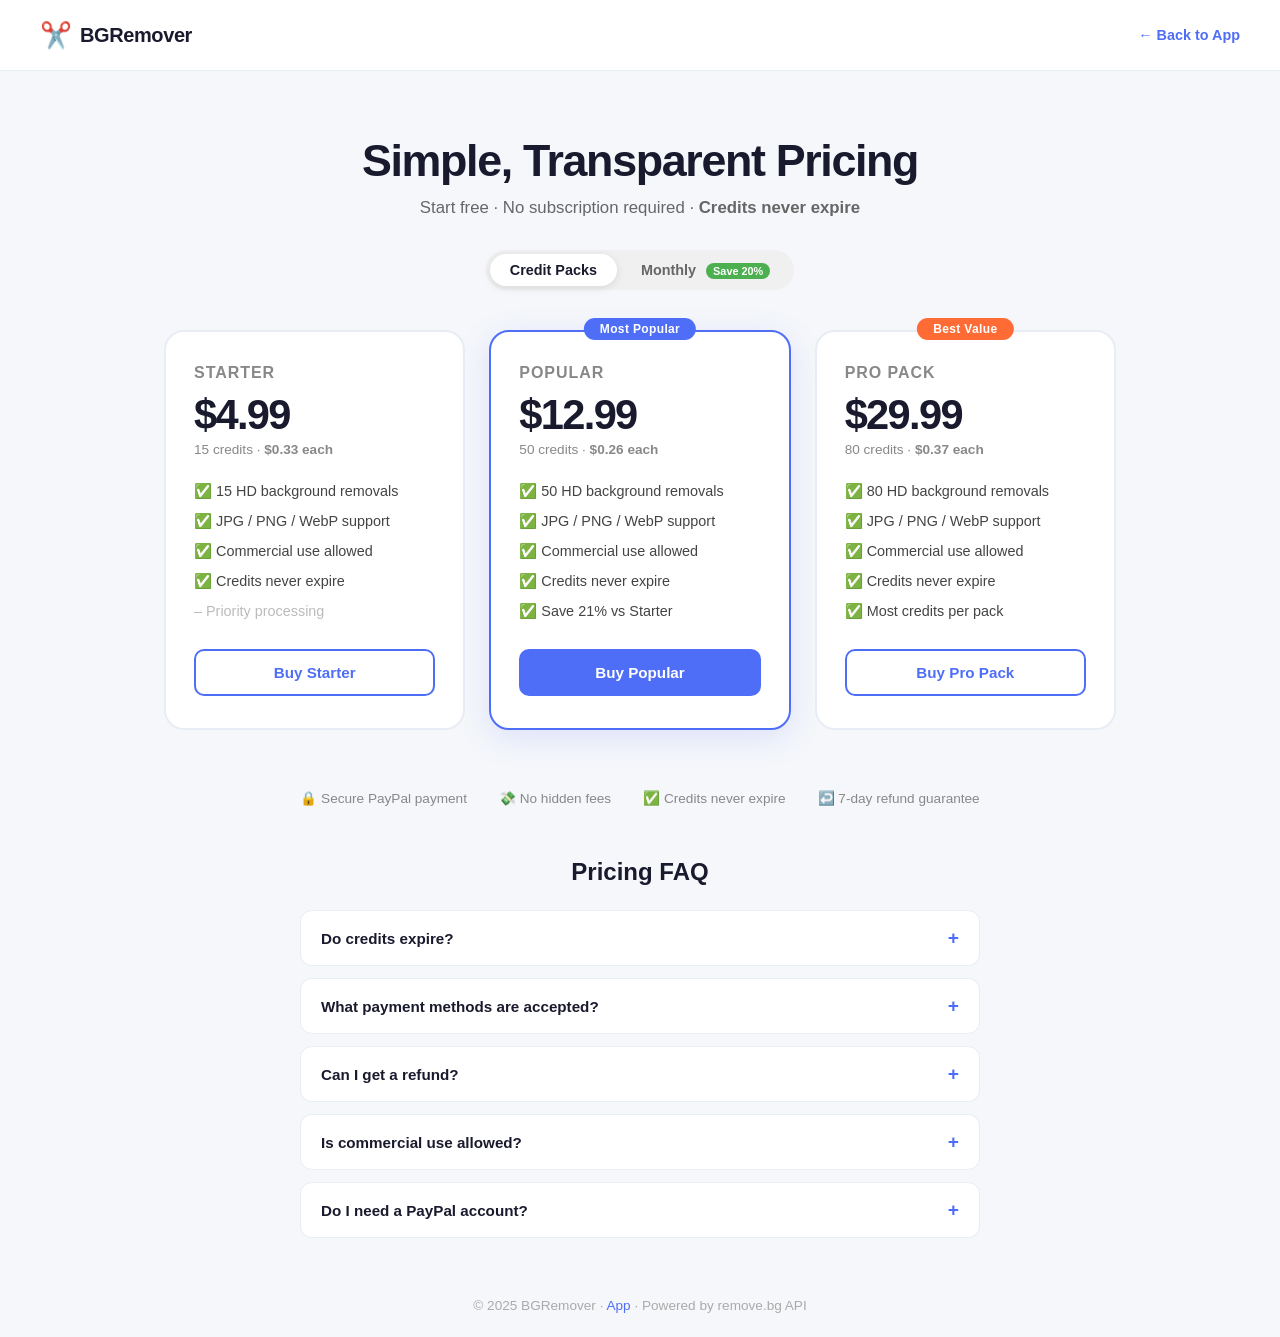
<file: pricing.html>
<!DOCTYPE html>
<html lang="en">
<head>
  <meta charset="UTF-8" />
  <meta name="viewport" content="width=device-width, initial-scale=1.0" />
  <title>Pricing – BGRemover</title>
  <meta name="description" content="Simple, transparent pricing for BGRemover. Buy credits once, use them anytime. No subscription required." />
  <link rel="stylesheet" href="style.css" />
  <!-- PayPal JS SDK (Sandbox) -->
  <script src="https://www.paypal.com/sdk/js?client-id=AZia4eoePw0q9ruwj6WQQSvzYsKSfnvAV1cDnmehyUz9-Y1ndgSRIocnhaJ_oC7L7xFDBFQvlfs6KGQF&currency=USD&locale=en_US" async></script>
  <!-- Google Sign-In -->
  <script src="https://accounts.google.com/gsi/client" async defer></script>
</head>
<body class="pricing-page">

  <!-- Nav -->
  <nav class="pricing-nav">
    <a href="index.html" class="brand">
      <span class="brand-icon">✂️</span>
      <span class="brand-name">BGRemover</span>
    </a>
    <div class="nav-right">
      <span id="navCredits" class="credits-badge" style="display:none"></span>
      <a href="index.html" class="nav-link">← Back to App</a>
    </div>
  </nav>

  <!-- Hero -->
  <section class="pricing-hero">
    <h1>Simple, Transparent Pricing</h1>
    <p class="pricing-subtitle">Start free · No subscription required · <strong>Credits never expire</strong></p>
    <div class="pricing-toggle">
      <button class="toggle-btn active" id="tabCredits" onclick="switchTab('credits')">Credit Packs</button>
      <button class="toggle-btn" id="tabMonthly" onclick="switchTab('monthly')">Monthly <span class="save-tag">Save 20%</span></button>
    </div>
  </section>

  <!-- Credit Pack Cards -->
  <section class="pricing-cards" id="creditCards">

    <!-- Starter -->
    <div class="pricing-card">
      <div class="plan-name">Starter</div>
      <div class="plan-price">$4.99</div>
      <div class="plan-per">15 credits · <strong>$0.33 each</strong></div>
      <ul class="plan-features">
        <li>✅ 15 HD background removals</li>
        <li>✅ JPG / PNG / WebP support</li>
        <li>✅ Commercial use allowed</li>
        <li>✅ Credits never expire</li>
        <li class="feature-dim">– Priority processing</li>
      </ul>
      <div id="paypal-starter" class="paypal-btn-container"></div>
      <div id="fallback-starter" class="paypal-fallback" style="display:none">
        <button class="btn-plan" onclick="requireLogin('starter')">Buy Starter</button>
      </div>
    </div>

    <!-- Popular -->
    <div class="pricing-card popular">
      <div class="popular-badge">Most Popular</div>
      <div class="plan-name">Popular</div>
      <div class="plan-price">$12.99</div>
      <div class="plan-per">50 credits · <strong>$0.26 each</strong></div>
      <ul class="plan-features">
        <li>✅ 50 HD background removals</li>
        <li>✅ JPG / PNG / WebP support</li>
        <li>✅ Commercial use allowed</li>
        <li>✅ Credits never expire</li>
        <li>✅ Save 21% vs Starter</li>
      </ul>
      <div id="paypal-popular" class="paypal-btn-container"></div>
      <div id="fallback-popular" class="paypal-fallback" style="display:none">
        <button class="btn-plan btn-plan-popular" onclick="requireLogin('popular')">Buy Popular</button>
      </div>
    </div>

    <!-- Pro Pack -->
    <div class="pricing-card">
      <div class="best-value-badge">Best Value</div>
      <div class="plan-name">Pro Pack</div>
      <div class="plan-price">$29.99</div>
      <div class="plan-per">80 credits · <strong>$0.37 each</strong></div>
      <ul class="plan-features">
        <li>✅ 80 HD background removals</li>
        <li>✅ JPG / PNG / WebP support</li>
        <li>✅ Commercial use allowed</li>
        <li>✅ Credits never expire</li>
        <li>✅ Most credits per pack</li>
      </ul>
      <div id="paypal-pro" class="paypal-btn-container"></div>
      <div id="fallback-pro" class="paypal-fallback" style="display:none">
        <button class="btn-plan" onclick="requireLogin('pro')">Buy Pro Pack</button>
      </div>
    </div>

  </section>

  <!-- Monthly Cards (hidden by default) -->
  <section class="pricing-cards" id="monthlyCards" style="display:none">
    <div class="pricing-card">
      <div class="plan-name">Basic</div>
      <div class="plan-price">$3.99<span class="plan-mo">/mo</span></div>
      <div class="plan-per">50 credits/month</div>
      <ul class="plan-features">
        <li>✅ 50 HD removals per month</li>
        <li>✅ Commercial use allowed</li>
        <li>✅ Cancel anytime</li>
        <li class="feature-dim">– Unused credits don't roll over</li>
      </ul>
      <button class="btn-plan" onclick="showComingSoon()">Coming Soon</button>
    </div>
    <div class="pricing-card popular">
      <div class="popular-badge">Most Popular</div>
      <div class="plan-name">Pro</div>
      <div class="plan-price">$9.99<span class="plan-mo">/mo</span></div>
      <div class="plan-per">300 credits/month</div>
      <ul class="plan-features">
        <li>✅ 300 HD removals per month</li>
        <li>✅ Commercial use allowed</li>
        <li>✅ Cancel anytime</li>
        <li>✅ Priority processing</li>
      </ul>
      <button class="btn-plan btn-plan-popular" onclick="showComingSoon()">Coming Soon</button>
    </div>
    <div class="pricing-card">
      <div class="plan-name">Business</div>
      <div class="plan-price">$24.99<span class="plan-mo">/mo</span></div>
      <div class="plan-per">Unlimited removals</div>
      <ul class="plan-features">
        <li>✅ Unlimited HD removals</li>
        <li>✅ Commercial use allowed</li>
        <li>✅ Cancel anytime</li>
        <li>✅ Priority processing</li>
      </ul>
      <button class="btn-plan" onclick="showComingSoon()">Coming Soon</button>
    </div>
  </section>

  <!-- Trust strip -->
  <div class="trust-strip">
    <span>🔒 Secure PayPal payment</span>
    <span>💸 No hidden fees</span>
    <span>✅ Credits never expire</span>
    <span>↩️ 7-day refund guarantee</span>
  </div>

  <!-- FAQ -->
  <section class="faq pricing-faq">
    <h2>Pricing FAQ</h2>
    <div class="faq-list">
      <details class="faq-item">
        <summary>Do credits expire?</summary>
        <p>No! Credits you purchase never expire. Use them whenever you need them.</p>
      </details>
      <details class="faq-item">
        <summary>What payment methods are accepted?</summary>
        <p>We accept <strong>PayPal</strong> and all major credit/debit cards via PayPal Checkout.</p>
      </details>
      <details class="faq-item">
        <summary>Can I get a refund?</summary>
        <p>Yes, we offer a 7-day money-back guarantee. Contact us at support@bgremover.app.</p>
      </details>
      <details class="faq-item">
        <summary>Is commercial use allowed?</summary>
        <p>Yes, all plans include full commercial use rights for your output images.</p>
      </details>
      <details class="faq-item">
        <summary>Do I need a PayPal account?</summary>
        <p>No — you can pay with a credit or debit card through PayPal without creating an account.</p>
      </details>
    </div>
  </section>

  <footer class="footer">
    <p>© 2025 BGRemover · <a href="index.html">App</a> · Powered by remove.bg API</p>
  </footer>

  <!-- Login Modal (required before purchase) -->
  <div id="loginModal" class="modal-overlay" style="display:none">
    <div class="modal-box">
      <div class="modal-icon">✂️</div>
      <h2>Sign in to Purchase</h2>
      <p>You need a free account to buy credits. Sign in with Google — it only takes a second.</p>
      <div id="g_id_onload"
           data-client_id="320862349010-7diu0tm07af6vo0ls6si9g3eibofsct6.apps.googleusercontent.com"
           data-callback="handleLoginForPurchase"
           data-auto_prompt="false">
      </div>
      <div class="g_id_signin"
           data-type="standard"
           data-shape="rectangular"
           data-theme="outline"
           data-text="signin_with"
           data-size="large"
           data-logo_alignment="left"
           data-width="280">
      </div>
      <button class="btn-close-modal" onclick="closeModal('loginModal')" style="margin-top:16px">Cancel</button>
    </div>
  </div>

  <!-- Success Modal -->
  <div id="successModal" class="modal-overlay" style="display:none">
    <div class="modal-box">
      <div class="modal-icon">🎉</div>
      <h2>Payment Successful!</h2>
      <p id="successMsg">Your credits have been added to your account.</p>
      <a href="index.html" class="btn-primary" style="display:block;text-align:center;margin-bottom:12px">
        Start Removing Backgrounds →
      </a>
      <button class="btn-secondary" style="width:100%" onclick="closeModal('successModal')">Stay on Pricing</button>
    </div>
  </div>

  <!-- Error Modal -->
  <div id="errorModal" class="modal-overlay" style="display:none">
    <div class="modal-box">
      <div class="modal-icon">❌</div>
      <h2>Payment Failed</h2>
      <p id="errorMsg">Something went wrong. Please try again.</p>
      <button class="btn-primary" style="width:100%;margin-bottom:12px" onclick="closeModal('errorModal')">Try Again</button>
    </div>
  </div>

  <!-- Coming Soon Modal -->
  <div id="comingSoonModal" class="modal-overlay" style="display:none">
    <div class="modal-box">
      <div class="modal-icon">🚀</div>
      <h2>Monthly Plans Coming Soon</h2>
      <p>Monthly subscriptions are in the works! For now, try our credit packs — they never expire.</p>
      <button class="btn-primary" style="width:100%;margin-bottom:12px" onclick="closeModal('comingSoonModal');switchTab('credits')">
        View Credit Packs
      </button>
      <button class="btn-close-modal" onclick="closeModal('comingSoonModal')">Close</button>
    </div>
  </div>

  <script>
    const API_BASE = 'https://bgremover-api.himmelsee2018.workers.dev';

    let currentUser = null;
    let pendingPlan = null;

    // ── Auth ────────────────────────────────────────────────
    function loadUser() {
      const stored = localStorage.getItem('bgr_user');
      if (stored) {
        try { currentUser = JSON.parse(stored); } catch(e) {}
      }
      updateNavCredits();
    }

    function updateNavCredits() {
      const el = document.getElementById('navCredits');
      if (!el) return;
      if (currentUser) {
        el.textContent = (currentUser.credits ?? '–') + ' credits';
        el.style.display = 'inline-block';
      } else {
        el.style.display = 'none';
      }
    }

    async function handleLoginForPurchase(response) {
      try {
        const res = await fetch(`${API_BASE}/api/auth/login`, {
          method: 'POST',
          headers: { 'Content-Type': 'application/json' },
          body: JSON.stringify({ credential: response.credential }),
        });
        const data = await res.json();
        if (data.user) {
          currentUser = { ...data.user, _credential: response.credential };
          localStorage.setItem('bgr_user', JSON.stringify(currentUser));
          closeModal('loginModal');
          updateNavCredits();
          // Retry purchase if they came here from a plan click
          if (pendingPlan) renderPayPalButtons();
        }
      } catch(e) {
        console.error('Login error', e);
      }
    }

    function requireLogin(plan) {
      pendingPlan = plan;
      document.getElementById('loginModal').style.display = 'flex';
    }

    // ── PayPal buttons ──────────────────────────────────────
    const PLAN_CONFIGS = [
      { id: 'starter', containerId: 'paypal-starter', fallbackId: 'fallback-starter' },
      { id: 'popular', containerId: 'paypal-popular', fallbackId: 'fallback-popular' },
      { id: 'pro',     containerId: 'paypal-pro',     fallbackId: 'fallback-pro' },
    ];

    function renderPayPalButtons() {
      if (typeof paypal === 'undefined') {
        // PayPal SDK not loaded yet — show fallback buttons
        PLAN_CONFIGS.forEach(({ containerId, fallbackId }) => {
          document.getElementById(containerId).style.display = 'none';
          document.getElementById(fallbackId).style.display = 'block';
        });
        return;
      }

      PLAN_CONFIGS.forEach(({ id, containerId, fallbackId }) => {
        const container = document.getElementById(containerId);
        container.innerHTML = ''; // clear any previous render
        document.getElementById(fallbackId).style.display = 'none';

        paypal.Buttons({
          style: {
            shape:  'rect',
            color:  id === 'popular' ? 'gold' : 'blue',
            layout: 'vertical',
            label:  'pay',
            height: 44,
          },

          createOrder: async () => {
            if (!currentUser) {
              requireLogin(id);
              throw new Error('Login required');
            }
            const res = await fetch(`${API_BASE}/api/paypal/create-order`, {
              method: 'POST',
              headers: { 'Content-Type': 'application/json' },
              body: JSON.stringify({ plan: id, google_id: currentUser.google_id }),
            });
            const data = await res.json();
            if (!data.id) throw new Error(data.error || 'Failed to create order');
            return data.id;
          },

          onApprove: async (data) => {
            try {
              const res = await fetch(`${API_BASE}/api/paypal/capture-order`, {
                method: 'POST',
                headers: { 'Content-Type': 'application/json' },
                body: JSON.stringify({ orderID: data.orderID, google_id: currentUser.google_id }),
              });
              const result = await res.json();
              if (result.success) {
                // Update local credits
                currentUser.credits = result.credits;
                localStorage.setItem('bgr_user', JSON.stringify(currentUser));
                updateNavCredits();

                document.getElementById('successMsg').textContent =
                  `🎉 ${result.added} credits added! You now have ${result.credits} credits.`;
                document.getElementById('successModal').style.display = 'flex';
              } else {
                throw new Error(result.error || 'Capture failed');
              }
            } catch(e) {
              document.getElementById('errorMsg').textContent = e.message;
              document.getElementById('errorModal').style.display = 'flex';
            }
          },

          onError: (err) => {
            console.error('PayPal error', err);
            document.getElementById('errorMsg').textContent = 'Payment was cancelled or failed. Please try again.';
            document.getElementById('errorModal').style.display = 'flex';
          },

          onCancel: () => {
            console.log('Payment cancelled');
          },

        }).render(`#${containerId}`);
      });
    }

    // ── UI helpers ──────────────────────────────────────────
    function switchTab(tab) {
      const credits = document.getElementById('creditCards');
      const monthly = document.getElementById('monthlyCards');
      document.getElementById('tabCredits').classList.toggle('active', tab === 'credits');
      document.getElementById('tabMonthly').classList.toggle('active', tab !== 'credits');
      credits.style.display = tab === 'credits' ? '' : 'none';
      monthly.style.display = tab !== 'credits' ? '' : 'none';
    }

    function closeModal(id) {
      document.getElementById(id).style.display = 'none';
    }

    function showComingSoon() {
      document.getElementById('comingSoonModal').style.display = 'flex';
    }

    // Close modals on backdrop click
    ['loginModal','successModal','errorModal','comingSoonModal'].forEach(id => {
      document.getElementById(id).addEventListener('click', function(e) {
        if (e.target === this) closeModal(id);
      });
    });

    // ── Init ────────────────────────────────────────────────
    loadUser();

    // Wait for PayPal SDK to load then render buttons
    window.addEventListener('load', () => {
      // Small delay to ensure PayPal SDK is ready
      setTimeout(renderPayPalButtons, 500);
    });
  </script>
</body>
</html>
</file>
<file: style.css>
/* ============================================================
   Reset & Base
   ============================================================ */
*, *::before, *::after {
  box-sizing: border-box;
  margin: 0;
  padding: 0;
}

body {
  font-family: -apple-system, BlinkMacSystemFont, 'Segoe UI', 'Inter', sans-serif;
  background: #f5f7fa;
  color: #1a1a2e;
  min-height: 100vh;
}

a { color: inherit; text-decoration: none; }
a:hover { text-decoration: underline; }

/* ============================================================
   Main App Layout
   ============================================================ */
.container {
  max-width: 900px;
  margin: 0 auto;
  padding: 0 20px 60px;
}

/* ============================================================
   Header
   ============================================================ */
header {
  padding: 24px 0 32px;
}

.header-top {
  display: flex;
  align-items: center;
  justify-content: space-between;
  flex-wrap: wrap;
  gap: 12px;
  margin-bottom: 36px;
}

.brand {
  display: flex;
  align-items: center;
  gap: 8px;
  text-decoration: none;
}

.brand-icon { font-size: 1.6rem; }

.brand-name {
  font-size: 1.25rem;
  font-weight: 800;
  color: #1a1a2e;
  letter-spacing: -0.02em;
}

.header-nav {
  display: flex;
  align-items: center;
  gap: 16px;
  flex-wrap: wrap;
}

.nav-link {
  font-size: 0.9rem;
  font-weight: 600;
  color: #4f6ef7;
}

.nav-link:hover { text-decoration: underline; }

/* User bar */
.user-bar {
  display: flex;
  align-items: center;
  gap: 10px;
  flex-wrap: wrap;
}

.user-avatar {
  width: 34px;
  height: 34px;
  border-radius: 50%;
  object-fit: cover;
  border: 2px solid #4f6ef7;
}

.user-name {
  font-size: 0.9rem;
  font-weight: 600;
  color: #333;
}

.credits-badge {
  background: #eef1ff;
  color: #4f6ef7;
  border: 1px solid #c8d0f8;
  border-radius: 20px;
  padding: 3px 12px;
  font-size: 0.82rem;
  font-weight: 700;
  white-space: nowrap;
}

.credits-badge.credits-low {
  background: #fff3e0;
  color: #e65100;
  border-color: #ffcc80;
}

.btn-upgrade {
  background: linear-gradient(135deg, #4f6ef7, #7c3aed);
  color: #fff;
  border: none;
  padding: 6px 14px;
  border-radius: 20px;
  font-size: 0.82rem;
  font-weight: 700;
  cursor: pointer;
  transition: opacity 0.2s;
}

.btn-upgrade:hover { opacity: 0.9; }

.btn-logout {
  background: transparent;
  border: 1px solid #c0c8d8;
  color: #888;
  padding: 5px 12px;
  border-radius: 6px;
  font-size: 0.82rem;
  cursor: pointer;
  transition: all 0.2s;
}

.btn-logout:hover {
  background: #f0f3ff;
  color: #4f6ef7;
  border-color: #4f6ef7;
}

/* Guest bar */
#guestBar {
  align-items: center;
  gap: 10px;
}

.guest-hint {
  font-size: 0.85rem;
  color: #888;
}

.btn-signin-cta {
  background: #4f6ef7;
  color: #fff;
  border: none;
  padding: 7px 16px;
  border-radius: 8px;
  font-size: 0.85rem;
  font-weight: 600;
  cursor: pointer;
  transition: background 0.2s;
}

.btn-signin-cta:hover { background: #3a57e8; }

/* Hero */
.hero {
  text-align: center;
}

.hero h1 {
  font-size: clamp(1.8rem, 4vw, 2.6rem);
  font-weight: 800;
  letter-spacing: -0.03em;
  line-height: 1.2;
  margin-bottom: 12px;
}

.hero-highlight {
  background: linear-gradient(135deg, #4f6ef7, #7c3aed);
  -webkit-background-clip: text;
  -webkit-text-fill-color: transparent;
  background-clip: text;
}

.subtitle {
  color: #666;
  font-size: 1.05rem;
}

/* ============================================================
   Upload Area
   ============================================================ */
.upload-area {
  border: 2px dashed #c0c8d8;
  border-radius: 16px;
  background: #fff;
  padding: 64px 20px;
  text-align: center;
  cursor: pointer;
  transition: border-color 0.2s, background 0.2s;
}

.upload-area:hover,
.upload-area.dragover {
  border-color: #4f6ef7;
  background: #f0f3ff;
}

.upload-icon { font-size: 3rem; margin-bottom: 16px; }

.upload-area p {
  color: #555;
  font-size: 1rem;
  margin-bottom: 6px;
}

.upload-area .link {
  color: #4f6ef7;
  font-weight: 600;
}

.upload-area .hint {
  font-size: 0.85rem;
  color: #999;
}

/* ============================================================
   Result Area
   ============================================================ */
.result-area {
  background: #fff;
  border-radius: 16px;
  padding: 32px;
  box-shadow: 0 2px 16px rgba(0,0,0,0.07);
}

.compare {
  display: grid;
  grid-template-columns: 1fr 1fr;
  gap: 24px;
  margin-bottom: 28px;
}

@media (max-width: 600px) {
  .compare { grid-template-columns: 1fr; }
}

.compare-item { text-align: center; }

.compare-item .label {
  font-size: 0.85rem;
  font-weight: 700;
  color: #888;
  margin-bottom: 10px;
  text-transform: uppercase;
  letter-spacing: 0.06em;
}

.compare-item img {
  width: 100%;
  max-height: 360px;
  object-fit: contain;
  border-radius: 10px;
  border: 1px solid #eee;
}

.checker-bg {
  background-image:
    linear-gradient(45deg, #d0d0d0 25%, transparent 25%),
    linear-gradient(-45deg, #d0d0d0 25%, transparent 25%),
    linear-gradient(45deg, transparent 75%, #d0d0d0 75%),
    linear-gradient(-45deg, transparent 75%, #d0d0d0 75%);
  background-size: 20px 20px;
  background-position: 0 0, 0 10px, 10px -10px, -10px 0;
  background-color: #f8f8f8;
  border-radius: 10px;
  border: 1px solid #eee;
}

.checker-bg img { border: none; }

.actions {
  display: flex;
  gap: 12px;
  justify-content: center;
  flex-wrap: wrap;
}

/* ============================================================
   Buttons (shared)
   ============================================================ */
.btn-primary {
  background: #4f6ef7;
  color: #fff;
  border: none;
  padding: 12px 28px;
  border-radius: 8px;
  font-size: 1rem;
  font-weight: 600;
  cursor: pointer;
  transition: background 0.2s;
  text-decoration: none;
  display: inline-block;
}

.btn-primary:hover { background: #3a57e8; }

.btn-secondary {
  background: #f0f3ff;
  color: #4f6ef7;
  border: 1px solid #c0c8d8;
  padding: 12px 28px;
  border-radius: 8px;
  font-size: 1rem;
  font-weight: 600;
  cursor: pointer;
  transition: background 0.2s;
}

.btn-secondary:hover { background: #e0e6ff; }

/* ============================================================
   Loading & Error
   ============================================================ */
.loading {
  text-align: center;
  padding: 60px 20px;
  background: #fff;
  border-radius: 16px;
}

.spinner {
  width: 48px;
  height: 48px;
  border: 4px solid #e0e6ff;
  border-top-color: #4f6ef7;
  border-radius: 50%;
  animation: spin 0.8s linear infinite;
  margin: 0 auto 16px;
}

@keyframes spin { to { transform: rotate(360deg); } }

.loading p { color: #666; font-size: 1rem; }

.error {
  background: #fff0f0;
  border: 1px solid #ffcccc;
  color: #cc0000;
  border-radius: 10px;
  padding: 16px 20px;
  margin-top: 16px;
  text-align: center;
  font-size: 0.95rem;
}

/* ============================================================
   Quota Banner
   ============================================================ */
.quota-banner {
  margin-top: 28px;
}

.quota-banner-inner {
  background: linear-gradient(135deg, #fff8e1, #fff3e0);
  border: 1px solid #ffcc80;
  border-radius: 14px;
  padding: 20px 24px;
  display: flex;
  align-items: center;
  gap: 16px;
  flex-wrap: wrap;
}

.quota-icon { font-size: 2rem; flex-shrink: 0; }

.quota-banner-inner > div { flex: 1; }

.quota-banner-inner strong { display: block; font-size: 1rem; margin-bottom: 4px; }

.quota-banner-inner p { font-size: 0.9rem; color: #555; }

/* ============================================================
   Login Overlay
   ============================================================ */
.login-overlay {
  position: fixed;
  inset: 0;
  background: linear-gradient(135deg, #667eea 0%, #764ba2 100%);
  display: flex;
  align-items: center;
  justify-content: center;
  z-index: 9999;
}

.login-box {
  background: #fff;
  border-radius: 20px;
  padding: 48px 40px;
  text-align: center;
  box-shadow: 0 20px 60px rgba(0,0,0,0.25);
  max-width: 380px;
  width: calc(100% - 40px);
}

.login-logo { font-size: 3rem; margin-bottom: 16px; }

.login-box h2 {
  font-size: 1.6rem;
  font-weight: 800;
  color: #1a1a2e;
  margin-bottom: 8px;
}

.login-box p {
  color: #666;
  font-size: 0.95rem;
  margin-bottom: 28px;
  line-height: 1.5;
}

.g_id_signin { display: flex; justify-content: center; margin-bottom: 16px; }

.login-guest-hint {
  font-size: 0.85rem !important;
  color: #aaa !important;
  margin-bottom: 0 !important;
}

.login-guest-hint a { color: #4f6ef7; }

/* ============================================================
   Modal (shared)
   ============================================================ */
.modal-overlay {
  position: fixed;
  inset: 0;
  background: rgba(0,0,0,0.45);
  display: flex;
  align-items: center;
  justify-content: center;
  z-index: 9998;
  padding: 20px;
}

.modal-box {
  background: #fff;
  border-radius: 20px;
  padding: 44px 36px;
  text-align: center;
  box-shadow: 0 24px 80px rgba(0,0,0,0.2);
  max-width: 420px;
  width: 100%;
}

.modal-icon { font-size: 2.8rem; margin-bottom: 16px; }

.modal-box h2 {
  font-size: 1.5rem;
  font-weight: 800;
  margin-bottom: 10px;
}

.modal-box p {
  color: #555;
  font-size: 0.95rem;
  margin-bottom: 12px;
  line-height: 1.55;
}

/* ============================================================
   FAQ
   ============================================================ */
.faq {
  margin-top: 64px;
}

.faq h2 {
  font-size: 1.5rem;
  font-weight: 800;
  margin-bottom: 24px;
  text-align: center;
}

.faq-list {
  max-width: 680px;
  margin: 0 auto;
  display: flex;
  flex-direction: column;
  gap: 12px;
}

.faq-item {
  background: #fff;
  border: 1px solid #e8ecf4;
  border-radius: 12px;
  overflow: hidden;
}

.faq-item summary {
  padding: 16px 20px;
  font-size: 0.95rem;
  font-weight: 600;
  cursor: pointer;
  list-style: none;
  display: flex;
  justify-content: space-between;
  align-items: center;
  user-select: none;
}

.faq-item summary::after {
  content: '+';
  font-size: 1.2rem;
  color: #4f6ef7;
  transition: transform 0.2s;
}

.faq-item[open] summary::after {
  content: '−';
}

.faq-item p {
  padding: 0 20px 18px;
  font-size: 0.9rem;
  color: #555;
  line-height: 1.6;
}

/* ============================================================
   Footer
   ============================================================ */
.footer {
  margin-top: 60px;
  text-align: center;
  font-size: 0.85rem;
  color: #aaa;
  padding-bottom: 24px;
}

.footer a { color: #4f6ef7; }

/* ============================================================
   ===== PRICING PAGE =====
   ============================================================ */
body.pricing-page {
  background: #f5f7fa;
  padding: 0;
}

.pricing-nav {
  display: flex;
  align-items: center;
  justify-content: space-between;
  padding: 20px 40px;
  background: #fff;
  border-bottom: 1px solid #e8ecf4;
}

.pricing-hero {
  text-align: center;
  padding: 64px 20px 40px;
}

.pricing-hero h1 {
  font-size: clamp(1.8rem, 4vw, 2.8rem);
  font-weight: 800;
  letter-spacing: -0.03em;
  margin-bottom: 12px;
}

.pricing-subtitle {
  color: #666;
  font-size: 1.05rem;
  margin-bottom: 32px;
}

/* Toggle */
.pricing-toggle {
  display: inline-flex;
  background: #f0f0f0;
  border-radius: 30px;
  padding: 4px;
  gap: 4px;
}

.toggle-btn {
  padding: 8px 20px;
  border-radius: 26px;
  border: none;
  background: transparent;
  font-size: 0.9rem;
  font-weight: 600;
  color: #666;
  cursor: pointer;
  transition: all 0.2s;
  position: relative;
  white-space: nowrap;
}

.toggle-btn.active {
  background: #fff;
  color: #1a1a2e;
  box-shadow: 0 2px 8px rgba(0,0,0,0.1);
}

.save-tag {
  background: #4caf50;
  color: #fff;
  font-size: 0.68rem;
  font-weight: 700;
  padding: 2px 7px;
  border-radius: 10px;
  margin-left: 6px;
  vertical-align: middle;
}

/* Pricing Cards */
.pricing-cards {
  display: grid;
  grid-template-columns: repeat(3, 1fr);
  gap: 24px;
  max-width: 1000px;
  margin: 0 auto;
  padding: 0 24px 40px;
}

@media (max-width: 780px) {
  .pricing-cards { grid-template-columns: 1fr; max-width: 420px; }
}

.pricing-card {
  background: #fff;
  border: 2px solid #e8ecf4;
  border-radius: 20px;
  padding: 32px 28px;
  position: relative;
  transition: box-shadow 0.2s, border-color 0.2s;
}

.pricing-card:hover {
  box-shadow: 0 8px 32px rgba(79,110,247,0.12);
  border-color: #b0c0fa;
}

.pricing-card.popular {
  border-color: #4f6ef7;
  box-shadow: 0 8px 32px rgba(79,110,247,0.15);
}

.popular-badge,
.best-value-badge {
  position: absolute;
  top: -14px;
  left: 50%;
  transform: translateX(-50%);
  padding: 4px 16px;
  border-radius: 20px;
  font-size: 0.75rem;
  font-weight: 800;
  letter-spacing: 0.03em;
  white-space: nowrap;
}

.popular-badge {
  background: #4f6ef7;
  color: #fff;
}

.best-value-badge {
  background: #ff6b35;
  color: #fff;
}

.plan-name {
  font-size: 1rem;
  font-weight: 700;
  color: #888;
  text-transform: uppercase;
  letter-spacing: 0.06em;
  margin-bottom: 12px;
}

.plan-price {
  font-size: 2.6rem;
  font-weight: 900;
  color: #1a1a2e;
  letter-spacing: -0.04em;
  line-height: 1;
  margin-bottom: 6px;
}

.plan-mo {
  font-size: 1rem;
  font-weight: 600;
  color: #888;
}

.plan-per {
  font-size: 0.85rem;
  color: #888;
  margin-bottom: 24px;
}

.plan-features {
  list-style: none;
  margin-bottom: 28px;
  display: flex;
  flex-direction: column;
  gap: 10px;
}

.plan-features li {
  font-size: 0.9rem;
  color: #444;
  line-height: 1.4;
}

.plan-features li.feature-dim {
  color: #bbb;
}

.btn-plan {
  width: 100%;
  padding: 13px;
  border-radius: 10px;
  border: 2px solid #4f6ef7;
  background: #fff;
  color: #4f6ef7;
  font-size: 0.95rem;
  font-weight: 700;
  cursor: pointer;
  transition: all 0.2s;
}

.btn-plan:hover {
  background: #f0f3ff;
}

.btn-plan-popular {
  background: #4f6ef7;
  color: #fff;
}

.btn-plan-popular:hover {
  background: #3a57e8;
  border-color: #3a57e8;
}

/* Trust strip */
.trust-strip {
  display: flex;
  justify-content: center;
  gap: 32px;
  flex-wrap: wrap;
  padding: 20px 24px;
  font-size: 0.85rem;
  color: #888;
}

/* Pricing FAQ */
.pricing-faq {
  padding: 0 24px;
  max-width: 780px;
  margin: 32px auto 0;
}

/* Payment modal specifics */
.payment-modal .payment-desc {
  color: #666;
  margin-bottom: 16px;
}

.payment-perks {
  list-style: none;
  text-align: left;
  background: #f8faff;
  border-radius: 10px;
  padding: 16px 20px;
  margin-bottom: 24px;
  display: flex;
  flex-direction: column;
  gap: 8px;
}

.payment-perks li {
  font-size: 0.9rem;
  color: #444;
}

.notify-form {
  display: flex;
  flex-direction: column;
  gap: 10px;
  margin-bottom: 12px;
}

.notify-form input {
  width: 100%;
  padding: 12px 16px;
  border: 1px solid #c0c8d8;
  border-radius: 8px;
  font-size: 0.95rem;
  outline: none;
  transition: border-color 0.2s;
}

.notify-form input:focus {
  border-color: #4f6ef7;
}

.notify-form .btn-primary {
  width: 100%;
  text-align: center;
}

.btn-close-modal {
  background: none;
  border: none;
  color: #aaa;
  font-size: 0.9rem;
  cursor: pointer;
  padding: 4px;
}

.btn-close-modal:hover { color: #555; }
</file>
<file: public/style.css>
/* ============================================================
   Reset & Base
   ============================================================ */
*, *::before, *::after {
  box-sizing: border-box;
  margin: 0;
  padding: 0;
}

body {
  font-family: -apple-system, BlinkMacSystemFont, 'Segoe UI', 'Inter', sans-serif;
  background: #f5f7fa;
  color: #1a1a2e;
  min-height: 100vh;
}

a { color: inherit; text-decoration: none; }
a:hover { text-decoration: underline; }

/* ============================================================
   Main App Layout
   ============================================================ */
.container {
  max-width: 900px;
  margin: 0 auto;
  padding: 0 20px 60px;
}

/* ============================================================
   Header
   ============================================================ */
header {
  padding: 24px 0 32px;
}

.header-top {
  display: flex;
  align-items: center;
  justify-content: space-between;
  flex-wrap: wrap;
  gap: 12px;
  margin-bottom: 36px;
}

.brand {
  display: flex;
  align-items: center;
  gap: 8px;
  text-decoration: none;
}

.brand-icon { font-size: 1.6rem; }

.brand-name {
  font-size: 1.25rem;
  font-weight: 800;
  color: #1a1a2e;
  letter-spacing: -0.02em;
}

.header-nav {
  display: flex;
  align-items: center;
  gap: 16px;
  flex-wrap: wrap;
}

.nav-link {
  font-size: 0.9rem;
  font-weight: 600;
  color: #4f6ef7;
}

.nav-link:hover { text-decoration: underline; }

/* User bar */
.user-bar {
  display: flex;
  align-items: center;
  gap: 10px;
  flex-wrap: wrap;
}

.user-avatar {
  width: 34px;
  height: 34px;
  border-radius: 50%;
  object-fit: cover;
  border: 2px solid #4f6ef7;
}

.user-name {
  font-size: 0.9rem;
  font-weight: 600;
  color: #333;
}

.credits-badge {
  background: #eef1ff;
  color: #4f6ef7;
  border: 1px solid #c8d0f8;
  border-radius: 20px;
  padding: 3px 12px;
  font-size: 0.82rem;
  font-weight: 700;
  white-space: nowrap;
}

.credits-badge.credits-low {
  background: #fff3e0;
  color: #e65100;
  border-color: #ffcc80;
}

.btn-upgrade {
  background: linear-gradient(135deg, #4f6ef7, #7c3aed);
  color: #fff;
  border: none;
  padding: 6px 14px;
  border-radius: 20px;
  font-size: 0.82rem;
  font-weight: 700;
  cursor: pointer;
  transition: opacity 0.2s;
}

.btn-upgrade:hover { opacity: 0.9; }

.btn-logout {
  background: transparent;
  border: 1px solid #c0c8d8;
  color: #888;
  padding: 5px 12px;
  border-radius: 6px;
  font-size: 0.82rem;
  cursor: pointer;
  transition: all 0.2s;
}

.btn-logout:hover {
  background: #f0f3ff;
  color: #4f6ef7;
  border-color: #4f6ef7;
}

/* Guest bar */
#guestBar {
  align-items: center;
  gap: 10px;
}

.guest-hint {
  font-size: 0.85rem;
  color: #888;
}

.btn-signin-cta {
  background: #4f6ef7;
  color: #fff;
  border: none;
  padding: 7px 16px;
  border-radius: 8px;
  font-size: 0.85rem;
  font-weight: 600;
  cursor: pointer;
  transition: background 0.2s;
}

.btn-signin-cta:hover { background: #3a57e8; }

/* Hero */
.hero {
  text-align: center;
}

.hero h1 {
  font-size: clamp(1.8rem, 4vw, 2.6rem);
  font-weight: 800;
  letter-spacing: -0.03em;
  line-height: 1.2;
  margin-bottom: 12px;
}

.hero-highlight {
  background: linear-gradient(135deg, #4f6ef7, #7c3aed);
  -webkit-background-clip: text;
  -webkit-text-fill-color: transparent;
  background-clip: text;
}

.subtitle {
  color: #666;
  font-size: 1.05rem;
}

/* ============================================================
   Upload Area
   ============================================================ */
.upload-area {
  border: 2px dashed #c0c8d8;
  border-radius: 16px;
  background: #fff;
  padding: 64px 20px;
  text-align: center;
  cursor: pointer;
  transition: border-color 0.2s, background 0.2s;
}

.upload-area:hover,
.upload-area.dragover {
  border-color: #4f6ef7;
  background: #f0f3ff;
}

.upload-icon { font-size: 3rem; margin-bottom: 16px; }

.upload-area p {
  color: #555;
  font-size: 1rem;
  margin-bottom: 6px;
}

.upload-area .link {
  color: #4f6ef7;
  font-weight: 600;
}

.upload-area .hint {
  font-size: 0.85rem;
  color: #999;
}

/* ============================================================
   Result Area
   ============================================================ */
.result-area {
  background: #fff;
  border-radius: 16px;
  padding: 32px;
  box-shadow: 0 2px 16px rgba(0,0,0,0.07);
}

.compare {
  display: grid;
  grid-template-columns: 1fr 1fr;
  gap: 24px;
  margin-bottom: 28px;
}

@media (max-width: 600px) {
  .compare { grid-template-columns: 1fr; }
}

.compare-item { text-align: center; }

.compare-item .label {
  font-size: 0.85rem;
  font-weight: 700;
  color: #888;
  margin-bottom: 10px;
  text-transform: uppercase;
  letter-spacing: 0.06em;
}

.compare-item img {
  width: 100%;
  max-height: 360px;
  object-fit: contain;
  border-radius: 10px;
  border: 1px solid #eee;
}

.checker-bg {
  background-image:
    linear-gradient(45deg, #d0d0d0 25%, transparent 25%),
    linear-gradient(-45deg, #d0d0d0 25%, transparent 25%),
    linear-gradient(45deg, transparent 75%, #d0d0d0 75%),
    linear-gradient(-45deg, transparent 75%, #d0d0d0 75%);
  background-size: 20px 20px;
  background-position: 0 0, 0 10px, 10px -10px, -10px 0;
  background-color: #f8f8f8;
  border-radius: 10px;
  border: 1px solid #eee;
}

.checker-bg img { border: none; }

.actions {
  display: flex;
  gap: 12px;
  justify-content: center;
  flex-wrap: wrap;
}

/* ============================================================
   Buttons (shared)
   ============================================================ */
.btn-primary {
  background: #4f6ef7;
  color: #fff;
  border: none;
  padding: 12px 28px;
  border-radius: 8px;
  font-size: 1rem;
  font-weight: 600;
  cursor: pointer;
  transition: background 0.2s;
  text-decoration: none;
  display: inline-block;
}

.btn-primary:hover { background: #3a57e8; }

.btn-secondary {
  background: #f0f3ff;
  color: #4f6ef7;
  border: 1px solid #c0c8d8;
  padding: 12px 28px;
  border-radius: 8px;
  font-size: 1rem;
  font-weight: 600;
  cursor: pointer;
  transition: background 0.2s;
}

.btn-secondary:hover { background: #e0e6ff; }

/* ============================================================
   Loading & Error
   ============================================================ */
.loading {
  text-align: center;
  padding: 60px 20px;
  background: #fff;
  border-radius: 16px;
}

.spinner {
  width: 48px;
  height: 48px;
  border: 4px solid #e0e6ff;
  border-top-color: #4f6ef7;
  border-radius: 50%;
  animation: spin 0.8s linear infinite;
  margin: 0 auto 16px;
}

@keyframes spin { to { transform: rotate(360deg); } }

.loading p { color: #666; font-size: 1rem; }

.error {
  background: #fff0f0;
  border: 1px solid #ffcccc;
  color: #cc0000;
  border-radius: 10px;
  padding: 16px 20px;
  margin-top: 16px;
  text-align: center;
  font-size: 0.95rem;
}

/* ============================================================
   Quota Banner
   ============================================================ */
.quota-banner {
  margin-top: 28px;
}

.quota-banner-inner {
  background: linear-gradient(135deg, #fff8e1, #fff3e0);
  border: 1px solid #ffcc80;
  border-radius: 14px;
  padding: 20px 24px;
  display: flex;
  align-items: center;
  gap: 16px;
  flex-wrap: wrap;
}

.quota-icon { font-size: 2rem; flex-shrink: 0; }

.quota-banner-inner > div { flex: 1; }

.quota-banner-inner strong { display: block; font-size: 1rem; margin-bottom: 4px; }

.quota-banner-inner p { font-size: 0.9rem; color: #555; }

/* ============================================================
   Login Overlay
   ============================================================ */
.login-overlay {
  position: fixed;
  inset: 0;
  background: linear-gradient(135deg, #667eea 0%, #764ba2 100%);
  display: flex;
  align-items: center;
  justify-content: center;
  z-index: 9999;
}

.login-box {
  background: #fff;
  border-radius: 20px;
  padding: 48px 40px;
  text-align: center;
  box-shadow: 0 20px 60px rgba(0,0,0,0.25);
  max-width: 380px;
  width: calc(100% - 40px);
}

.login-logo { font-size: 3rem; margin-bottom: 16px; }

.login-box h2 {
  font-size: 1.6rem;
  font-weight: 800;
  color: #1a1a2e;
  margin-bottom: 8px;
}

.login-box p {
  color: #666;
  font-size: 0.95rem;
  margin-bottom: 28px;
  line-height: 1.5;
}

.g_id_signin { display: flex; justify-content: center; margin-bottom: 16px; }

.login-guest-hint {
  font-size: 0.85rem !important;
  color: #aaa !important;
  margin-bottom: 0 !important;
}

.login-guest-hint a { color: #4f6ef7; }

/* ============================================================
   Modal (shared)
   ============================================================ */
.modal-overlay {
  position: fixed;
  inset: 0;
  background: rgba(0,0,0,0.45);
  display: flex;
  align-items: center;
  justify-content: center;
  z-index: 9998;
  padding: 20px;
}

.modal-box {
  background: #fff;
  border-radius: 20px;
  padding: 44px 36px;
  text-align: center;
  box-shadow: 0 24px 80px rgba(0,0,0,0.2);
  max-width: 420px;
  width: 100%;
}

.modal-icon { font-size: 2.8rem; margin-bottom: 16px; }

.modal-box h2 {
  font-size: 1.5rem;
  font-weight: 800;
  margin-bottom: 10px;
}

.modal-box p {
  color: #555;
  font-size: 0.95rem;
  margin-bottom: 12px;
  line-height: 1.55;
}

/* ============================================================
   FAQ
   ============================================================ */
.faq {
  margin-top: 64px;
}

.faq h2 {
  font-size: 1.5rem;
  font-weight: 800;
  margin-bottom: 24px;
  text-align: center;
}

.faq-list {
  max-width: 680px;
  margin: 0 auto;
  display: flex;
  flex-direction: column;
  gap: 12px;
}

.faq-item {
  background: #fff;
  border: 1px solid #e8ecf4;
  border-radius: 12px;
  overflow: hidden;
}

.faq-item summary {
  padding: 16px 20px;
  font-size: 0.95rem;
  font-weight: 600;
  cursor: pointer;
  list-style: none;
  display: flex;
  justify-content: space-between;
  align-items: center;
  user-select: none;
}

.faq-item summary::after {
  content: '+';
  font-size: 1.2rem;
  color: #4f6ef7;
  transition: transform 0.2s;
}

.faq-item[open] summary::after {
  content: '−';
}

.faq-item p {
  padding: 0 20px 18px;
  font-size: 0.9rem;
  color: #555;
  line-height: 1.6;
}

/* ============================================================
   Footer
   ============================================================ */
.footer {
  margin-top: 60px;
  text-align: center;
  font-size: 0.85rem;
  color: #aaa;
  padding-bottom: 24px;
}

.footer a { color: #4f6ef7; }

/* ============================================================
   ===== PRICING PAGE =====
   ============================================================ */
body.pricing-page {
  background: #f5f7fa;
  padding: 0;
}

.pricing-nav {
  display: flex;
  align-items: center;
  justify-content: space-between;
  padding: 20px 40px;
  background: #fff;
  border-bottom: 1px solid #e8ecf4;
}

.pricing-hero {
  text-align: center;
  padding: 64px 20px 40px;
}

.pricing-hero h1 {
  font-size: clamp(1.8rem, 4vw, 2.8rem);
  font-weight: 800;
  letter-spacing: -0.03em;
  margin-bottom: 12px;
}

.pricing-subtitle {
  color: #666;
  font-size: 1.05rem;
  margin-bottom: 32px;
}

/* Toggle */
.pricing-toggle {
  display: inline-flex;
  background: #f0f0f0;
  border-radius: 30px;
  padding: 4px;
  gap: 4px;
}

.toggle-btn {
  padding: 8px 20px;
  border-radius: 26px;
  border: none;
  background: transparent;
  font-size: 0.9rem;
  font-weight: 600;
  color: #666;
  cursor: pointer;
  transition: all 0.2s;
  position: relative;
  white-space: nowrap;
}

.toggle-btn.active {
  background: #fff;
  color: #1a1a2e;
  box-shadow: 0 2px 8px rgba(0,0,0,0.1);
}

.save-tag {
  background: #4caf50;
  color: #fff;
  font-size: 0.68rem;
  font-weight: 700;
  padding: 2px 7px;
  border-radius: 10px;
  margin-left: 6px;
  vertical-align: middle;
}

/* Pricing Cards */
.pricing-cards {
  display: grid;
  grid-template-columns: repeat(3, 1fr);
  gap: 24px;
  max-width: 1000px;
  margin: 0 auto;
  padding: 0 24px 40px;
}

@media (max-width: 780px) {
  .pricing-cards { grid-template-columns: 1fr; max-width: 420px; }
}

.pricing-card {
  background: #fff;
  border: 2px solid #e8ecf4;
  border-radius: 20px;
  padding: 32px 28px;
  position: relative;
  transition: box-shadow 0.2s, border-color 0.2s;
}

.pricing-card:hover {
  box-shadow: 0 8px 32px rgba(79,110,247,0.12);
  border-color: #b0c0fa;
}

.pricing-card.popular {
  border-color: #4f6ef7;
  box-shadow: 0 8px 32px rgba(79,110,247,0.15);
}

.popular-badge,
.best-value-badge {
  position: absolute;
  top: -14px;
  left: 50%;
  transform: translateX(-50%);
  padding: 4px 16px;
  border-radius: 20px;
  font-size: 0.75rem;
  font-weight: 800;
  letter-spacing: 0.03em;
  white-space: nowrap;
}

.popular-badge {
  background: #4f6ef7;
  color: #fff;
}

.best-value-badge {
  background: #ff6b35;
  color: #fff;
}

.plan-name {
  font-size: 1rem;
  font-weight: 700;
  color: #888;
  text-transform: uppercase;
  letter-spacing: 0.06em;
  margin-bottom: 12px;
}

.plan-price {
  font-size: 2.6rem;
  font-weight: 900;
  color: #1a1a2e;
  letter-spacing: -0.04em;
  line-height: 1;
  margin-bottom: 6px;
}

.plan-mo {
  font-size: 1rem;
  font-weight: 600;
  color: #888;
}

.plan-per {
  font-size: 0.85rem;
  color: #888;
  margin-bottom: 24px;
}

.plan-features {
  list-style: none;
  margin-bottom: 28px;
  display: flex;
  flex-direction: column;
  gap: 10px;
}

.plan-features li {
  font-size: 0.9rem;
  color: #444;
  line-height: 1.4;
}

.plan-features li.feature-dim {
  color: #bbb;
}

.btn-plan {
  width: 100%;
  padding: 13px;
  border-radius: 10px;
  border: 2px solid #4f6ef7;
  background: #fff;
  color: #4f6ef7;
  font-size: 0.95rem;
  font-weight: 700;
  cursor: pointer;
  transition: all 0.2s;
}

.btn-plan:hover {
  background: #f0f3ff;
}

.btn-plan-popular {
  background: #4f6ef7;
  color: #fff;
}

.btn-plan-popular:hover {
  background: #3a57e8;
  border-color: #3a57e8;
}

/* Trust strip */
.trust-strip {
  display: flex;
  justify-content: center;
  gap: 32px;
  flex-wrap: wrap;
  padding: 20px 24px;
  font-size: 0.85rem;
  color: #888;
}

/* Pricing FAQ */
.pricing-faq {
  padding: 0 24px;
  max-width: 780px;
  margin: 32px auto 0;
}

/* Payment modal specifics */
.payment-modal .payment-desc {
  color: #666;
  margin-bottom: 16px;
}

.payment-perks {
  list-style: none;
  text-align: left;
  background: #f8faff;
  border-radius: 10px;
  padding: 16px 20px;
  margin-bottom: 24px;
  display: flex;
  flex-direction: column;
  gap: 8px;
}

.payment-perks li {
  font-size: 0.9rem;
  color: #444;
}

.notify-form {
  display: flex;
  flex-direction: column;
  gap: 10px;
  margin-bottom: 12px;
}

.notify-form input {
  width: 100%;
  padding: 12px 16px;
  border: 1px solid #c0c8d8;
  border-radius: 8px;
  font-size: 0.95rem;
  outline: none;
  transition: border-color 0.2s;
}

.notify-form input:focus {
  border-color: #4f6ef7;
}

.notify-form .btn-primary {
  width: 100%;
  text-align: center;
}

.btn-close-modal {
  background: none;
  border: none;
  color: #aaa;
  font-size: 0.9rem;
  cursor: pointer;
  padding: 4px;
}

.btn-close-modal:hover { color: #555; }
</file>
